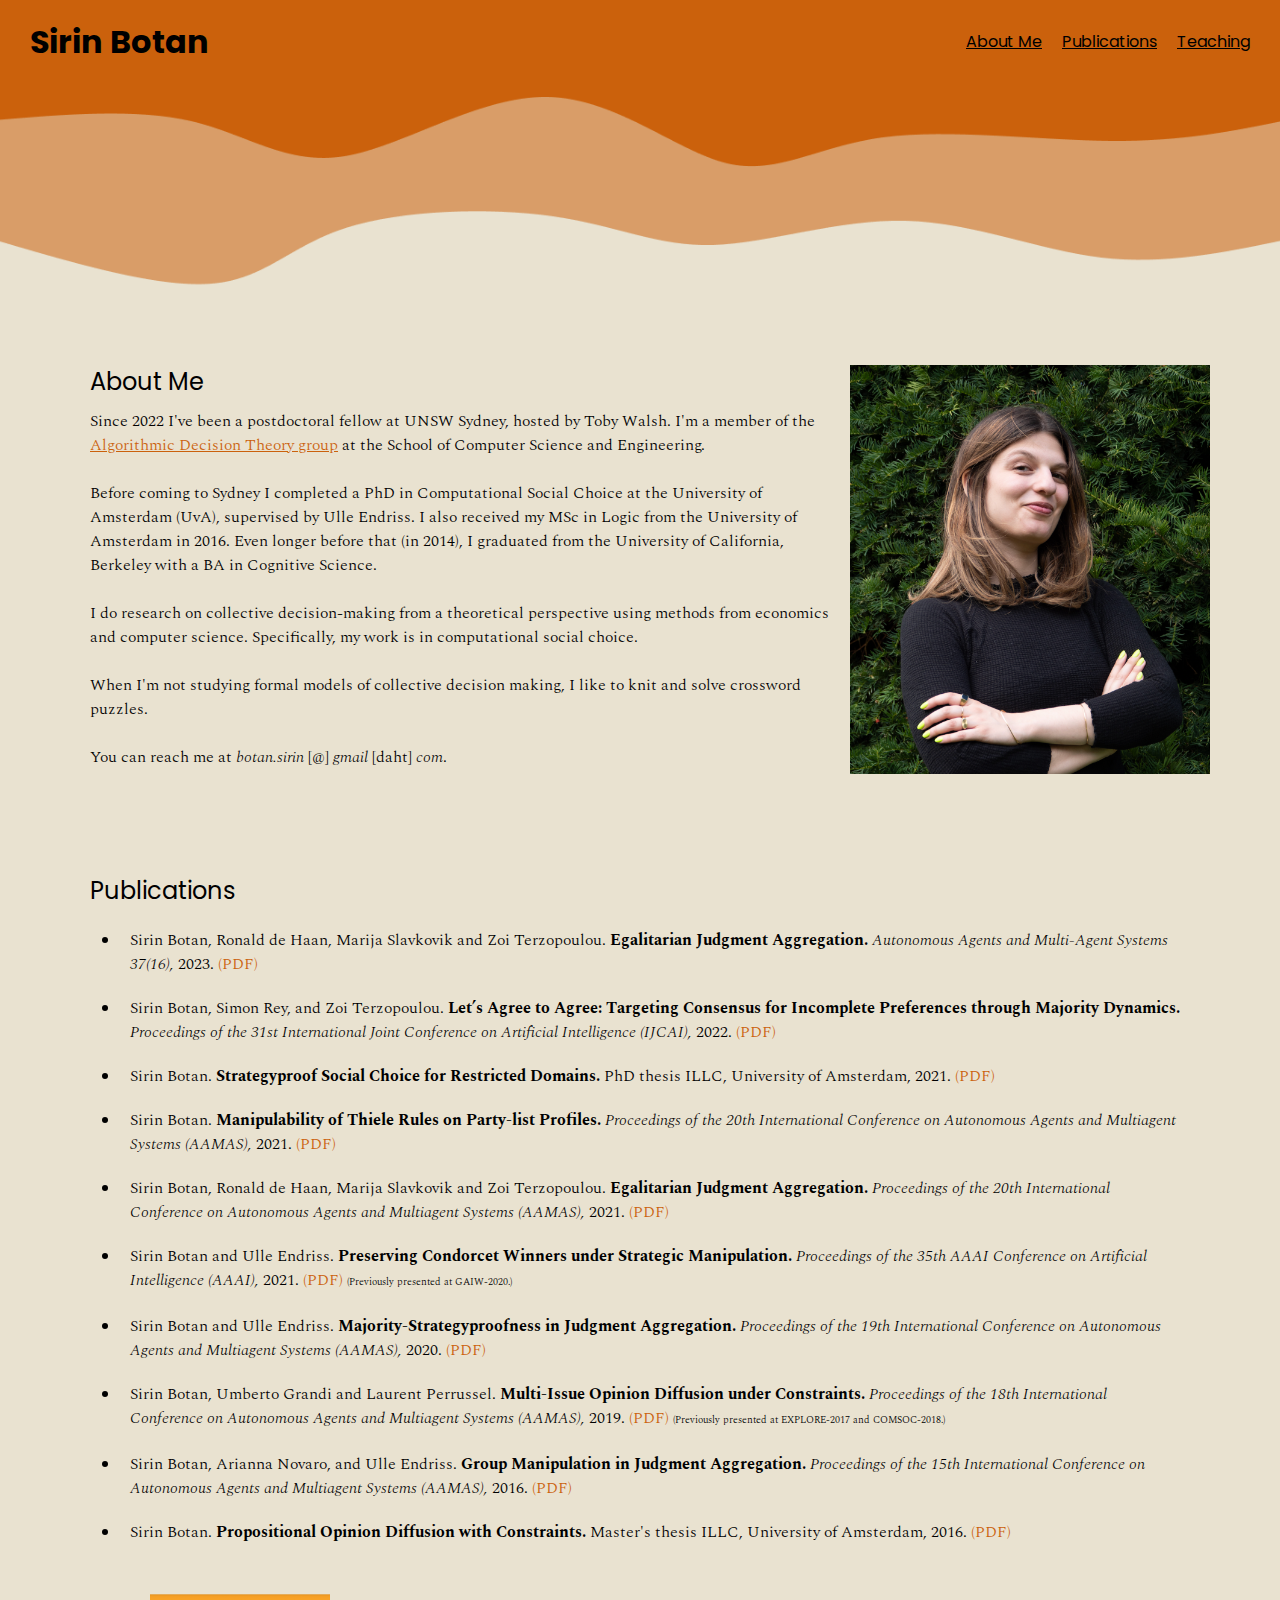
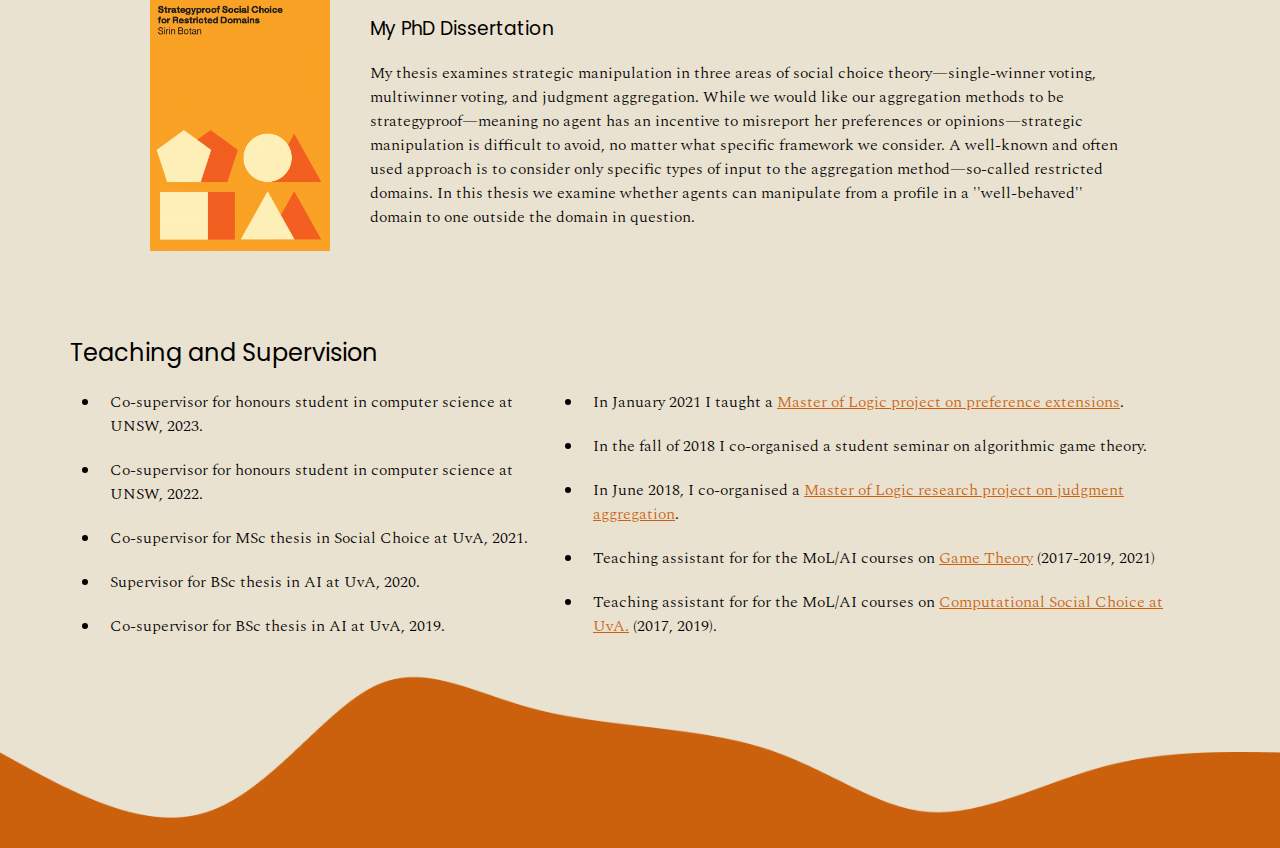
<file: index.html>
<!doctype html>
<html lang='en'> 
<head>
<meta meta name='viewport' content='width=device-width, initial-scale=1' charset='UTF-8'>
<!--stylesheets-->
<link rel='stylesheet' href='css/style.css'>
<link rel='stylesheet' href='css/responsive.css'>
<!--fonts-->
<link href="https://fonts.googleapis.com/css2?family=Monoton&family=Playfair:wght@300;400&family=Poppins:wght@400;600&family=Spectral:wght@300&display=swap" rel="stylesheet">
<!--scripts-->
<script src='scripts/hover.js'></script>
<script src="https://code.jquery.com/jquery-3.1.0.js"></script>
<title>Sirin Botan's Homepage</title>
</head>

<body>
	<header class='bg-image'>
		<h1> Sirin Botan</h1>
		<nav>
		<ul class='flex_container' id='flexmenu'>
			<li><a class='active menu' href="#aboutme">About Me</a></li>
			<li><a class='menu' href="#publications">Publications</a></li>
			<li><a class='menu' href="#teaching">Teaching</a></li>
		</ul>
		<div style="clear: both;"></div>
		</nav>
	</header>

	<div id='content'>
			<div class='flex_container section' id='aboutme'>
				<div class='subsection' id='aboutmetext'>
					<h2>About Me</h2>
						<p>
							Since 2022 I've been a postdoctoral fellow at UNSW Sydney, hosted by Toby Walsh. I'm a member of the <a href='https://www.cse.unsw.edu.au/~adt/' target='_blank'>Algorithmic Decision Theory group</a> at the School of Computer Science and Engineering.
						</p>
						<br>
						<p>
		            		Before coming to Sydney I completed a PhD in Computational Social Choice at the University of Amsterdam (UvA), supervised by Ulle Endriss. I also received my MSc in Logic from the University of Amsterdam in 2016. Even longer before that (in 2014), I graduated from the University of California, Berkeley with a BA in Cognitive Science. 
		            	</p>
		            	<br>
						<p>
						I do research on collective decision-making from a theoretical perspective using methods from economics and computer science. Specifically, my work is in computational social choice. 
						</p>
						<br>
		            	<p>
		            		When I'm not studying formal models of collective decision making, I like to knit and solve crossword puzzles.
		            	</p>
		            	<br>
		            	<p>
		            	You can reach me at <i>botan.sirin</i> [@] <i>gmail</i> [daht] <i>com</i>. 
		            	</p>
            	</div>
            	<div class='subsection'>
					<img id='myphoto' src='images/bigsirin.png' alt='On hover this photo switches from being a photo of a knit doll resembling me to a photo of me. We are both wearing black. The photos are both taken with the same background, some kind of conifer.' width='360px' onmouseover='onHover();' onmouseout='offHover();' >
				</div>
			</div>

			<div class='flex_container section' id='research'>
				<div class='subsection' id='publications'>
					<h2>Publications</h2>
					<ol class='publist'>
	                <li>
	                	<span class='pubauthors'>Sirin Botan, Ronald de Haan, Marija Slavkovik and Zoi Terzopoulou.</span>
	                	<span class='pubtitle'>Egalitarian Judgment Aggregation.</span>
	                	<span class='pubvenue'>Autonomous Agents and Multi-Agent Systems 37(16),</span>
	                	<span class='pubyear'>2023.</span>
	                	<span class='pubpdf'><a class='pdflink' href='publications/BotanEtAlJAAMAS2023.pdf' target='_blank'>(PDF)</a></span>
	                </li>
	                <li>
	                	<span class='pubauthors'>Sirin Botan, Simon Rey, and Zoi Terzopoulou.</span>
	                	<span class='pubtitle'>Let’s Agree to Agree: Targeting Consensus for Incomplete Preferences through Majority Dynamics. </span>
	                	<span class='pubvenue'>Proceedings of the 31st International Joint Conference on Artificial Intelligence (IJCAI),</span>
	                	<span class='pubyear'>2022.</span>
	                	<span class='pubpdf'><a class='pdflink' href='publications/BotalEtAlIJCAI2022.pdf' target='_blank'>(PDF)</a></span>
	                </li>
	                <li>
	                	<span class='pubauthors'>Sirin Botan.</span>
	                	<span class='pubtitle'>Strategyproof Social Choice for Restricted Domains.</span>
	                	<span>PhD thesis</span>
	                	<span>ILLC, University of Amsterdam,</span>
	                	<span class='pubyear'>2021.</span>
	                	<span class='pubpdf'><a class='pdflink' href='publications/BotanDissertation.pdf' target='_blank'>(PDF)</a></span>
	                </li>
	                <li>
	                	<span class='pubauthors'>Sirin Botan.</span>
	                	<span class='pubtitle'>Manipulability of Thiele Rules on Party-list Profiles.</span>
	                	<span class='pubvenue'>Proceedings of the 20th International Conference on Autonomous Agents and Multiagent Systems (AAMAS),</span>
	                	<span class='pubyear'>2021.</span>
	                	<span class='pubpdf'><a class='pdflink' href='publications/Botan2021.pdf' target='_blank'>(PDF)</a></span>
	                </li>
	                <li>
	                	<span class='pubauthors'>Sirin Botan, Ronald de Haan, Marija Slavkovik and Zoi Terzopoulou.</span>
	                	<span class='pubtitle'>Egalitarian Judgment Aggregation.</span>
	                	<span class='pubvenue'>Proceedings of the 20th International Conference on Autonomous Agents and Multiagent Systems (AAMAS),</span>
	                	<span class='pubyear'>2021.</span>
	                	<span class='pubpdf'><a class='pdflink' href='publications/BotanEtAl2021-EgalitarianJA.pdf' target='_blank'>(PDF)</a></span>
	                </li>
	                <li>
	                	<span class='pubauthors'>Sirin Botan and Ulle Endriss.</span>
	                	<span class='pubtitle'>Preserving Condorcet Winners under Strategic Manipulation.</span>
	                	<span class='pubvenue'>Proceedings of the 35th AAAI Conference on Artificial Intelligence (AAAI),</span>
	                	<span class='pubyear'>2021.</span>
	                	<span class='pubpdf'><a class='pdflink' href='publications/BotanEndriss2021.pdf' target='_blank'>(PDF)</a></span>
	                	<span class='pubnote'>(Previously presented at GAIW-2020.)</span>
	                	
	                </li>
	                <li>
	                	<span class='pubauthors'>Sirin Botan and Ulle Endriss.</span>
	                	<span class='pubtitle'>Majority-Strategyproofness in Judgment Aggregation.</span>
	                	<span class='pubvenue'>Proceedings of the 19th International Conference on Autonomous Agents and Multiagent Systems (AAMAS),</span>
	                	<span class='pubyear'>2020.</span>
	                	<span class='pubpdf'><a class='pdflink' href='publications/BotanEndriss2020.pdf' target='_blank'>(PDF)</a></span>
	                </li>
	                <li>
	                	<span class='pubauthors'>Sirin Botan, Umberto Grandi and Laurent Perrussel.</span>
	                	<span class='pubtitle'>Multi-Issue Opinion Diffusion under Constraints.</span>
	                	<span class='pubvenue'>Proceedings of the 18th International Conference on Autonomous Agents and Multiagent Systems (AAMAS),</span>
	                	<span class='pubyear'>2019.</span>
	                	<span class='pubpdf'><a class='pdflink' href='publications/BotanEtAl2019.pdf' target='_blank'>(PDF)</a></span>
	                	<span class='pubnote'>(Previously presented at EXPLORE-2017 and COMSOC-2018.)</span>
	                </li>
	                <li>
	                	<span class='pubauthors'>Sirin Botan, Arianna Novaro, and Ulle Endriss.</span>
	                	<span class='pubtitle'>Group Manipulation in Judgment Aggregation.</span>
	                	<span class='pubvenue'>Proceedings of the 15th International Conference on Autonomous Agents and Multiagent Systems (AAMAS),</span>
	                	<span class='pubyear'>2016.</span>
	                	<span class='pubpdf'><a class='pdflink' href='publications/BotanEtAl2016.pdf' target='_blank'>(PDF)</a></span>
	                </li>
	                <li>
	                	<span class='pubauthors'>Sirin Botan.</span>
	                	<span class='pubtitle'>Propositional Opinion Diffusion with Constraints.</span>
	                	<span> Master's thesis</span>
	                	<span> ILLC, University of Amsterdam,</span>
	                	<span class='pubyear'>2016.</span>
	                	<span class='pubpdf'><a class='pdflink' href='publications/Botan_MoLThesis.pdf' target='_blank'>(PDF)</a></span>
	                </li>
	           		</ol>
           		</div>

				<div class='flex_container subsection' id='dissertation'>
					<div class='subsubsection'>
					<img src='images/dissertation.png' alt='The cover of my dissertation.' width='180'>
					</div>
					<div class='subsubsection'>
						<h3>My PhD Dissertation</h3>
						<p>My thesis examines strategic manipulation in three areas of social choice theory—single-winner voting, multiwinner voting, and judgment aggregation. While we would like our aggregation methods to be strategyproof—meaning no agent has an incentive to misreport her preferences or opinions—strategic manipulation is difficult to avoid, no matter what specific framework we consider. A well-known and often used approach is to consider only specific types of input to the aggregation method—so-called restricted domains. In this thesis we examine whether agents can manipulate from a profile in a ''well-behaved'' domain to one outside the domain in question.
						</p> 
					</div>
				</div>
			</div>

			<div class='flex_container section' id='teaching'>
				<div class='subsection'>
					<h2 id='teachingheader'>Teaching and Supervision</h2>
				</div>
				<div class='flex_container subsection' id='teachinglist'>
					<div class='subsubsection'>
					<ul>
						<li> Co-supervisor for honours student in computer science at UNSW, 2023.</li>
						<li> Co-supervisor for honours student in computer science at UNSW, 2022.</li>
						<li> Co-supervisor for MSc thesis in Social Choice at UvA, 2021.</li>
						<li> Supervisor for BSc thesis in AI at UvA, 2020.</li>
						<li> Co-supervisor for BSc thesis in AI at UvA, 2019.</li>
					</ul>
					</div>
					<div class='subsubsection'>
					<ul>
						<li> In January 2021 I taught a <a href='jan2020-project/pe2021.html' target='_blank'>Master of Logic project on preference extensions</a>.</li>
						<li> In the fall of 2018 I co-organised a student seminar on algorithmic game theory.</li>
						<li> In June 2018, I co-organised a <a href='june2018-japroject/ja2018.html' target='_blank'>Master of Logic research project on judgment aggregation</a>.</li>
						<li> Teaching assistant for for the MoL/AI courses on <a href='https://staff.fnwi.uva.nl/u.endriss/teaching/game-theory/'>Game Theory</a> (2017-2019, 2021)</li>
						<li> Teaching assistant for for the MoL/AI courses on <a href='https://staff.fnwi.uva.nl/u.endriss/teaching/comsoc/'>Computational Social Choice at UvA.</a> (2017, 2019).</li>
					</ul>
					</div>
				</div>
			</div>
	</div>

	<footer>
	</footer>

</body>



</html>
</file>
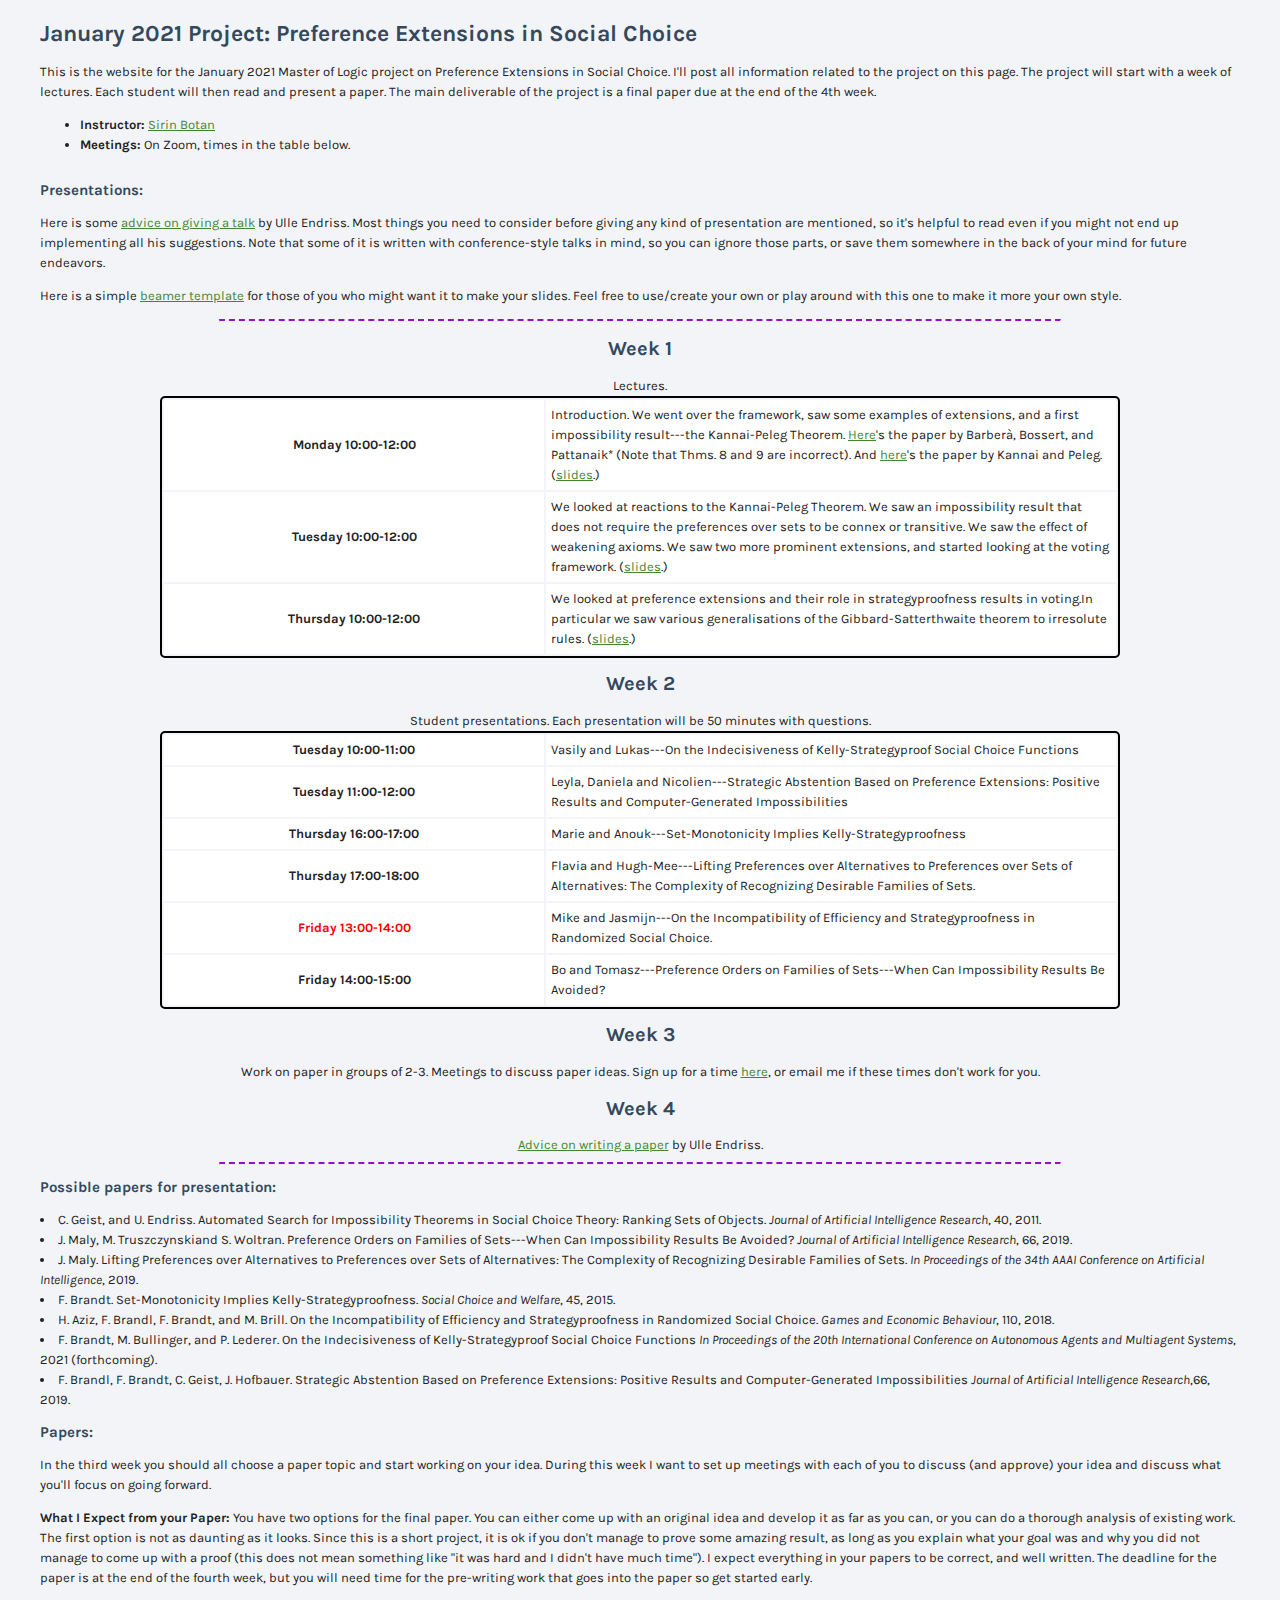
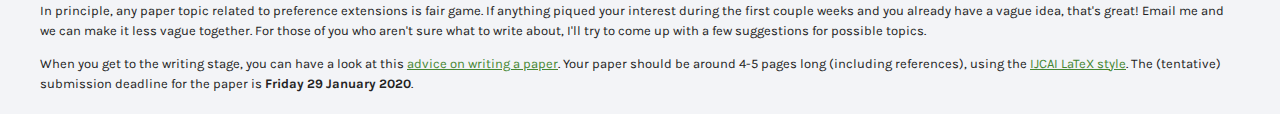
<file: jan2020-project/pe2021.html>
<HTML> 
  <HEAD>
    <title>Preference Extensions January 2020</title> </HEAD>
  <link rel="stylesheet" href="coursestylepe.css" type="text/css">
  <link href="https://fonts.googleapis.com/css?family=Roboto|Merriweather+Sans|Merriweather|Karla|Nanum+Gothic" rel="stylesheet">
<body>

<h1> January 2021 Project: Preference Extensions in Social Choice </h1>

<p> This is the website for the January 2021 Master of Logic project on Preference Extensions in Social Choice. I'll post all information related to the project on this page. The project will start with a week of lectures. Each student will then read and present a paper. The main deliverable of the project is a final paper due at the end of the 4th week. 
  <br>
</p>


<ul>
 <li> <b>Instructor:</b> <a href="https://staff.science.uva.nl/s.botan">Sirin Botan</a></li>
  <li><b>Meetings:</b> On Zoom, times in the table below. </li>

  </ul>

<center>
<table class="styled2" width = "64%" border="2" cellspacing="2" cellpadding="5" bgcolor="8f14be">
  <!-- <tr bgcolor="#FFFFFF"><td><p> <b>Note:</b> Paper list coming Tuesda</p> </td></tr>
    -->
  
</table>
</center>



  <h3> Presentations: </h3>

<p>Here is some <a href="https://staff.science.uva.nl/u.endriss/how-to/give-a-talk/">advice on giving a talk</a> by Ulle Endriss. Most things you need to consider before giving any kind of presentation are mentioned, so it's helpful to read even if you might not end up implementing all his suggestions. Note that some of it is written with conference-style talks in mind, so you can ignore those parts, or save them somewhere in the back of your mind for future endeavors. </p>

<p> Here is a simple <a href="https://www.overleaf.com/latex/templates/beamer-presentation/zxrfltwmbcrt#.WxkMjlOFNAY">beamer template</a> for those of you who might want it to make your slides. Feel free to use/create your own or play around with this one to make it more your own style.</p>


<hr>
<center>
<h2>Week 1</h2>
Lectures. 
<br>
<table class="styled" width = "80%" border="0" cellspacing="2" cellpadding="5" bg>
  <tr bgcolor="#FFFFFF"><th>Monday 10:00-12:00</th><td width="60%">Introduction. We went over the framework, saw some examples of extensions, and a first impossibility result---the Kannai-Peleg Theorem.  <a href="rankingsetsofobjects.pdf">Here</a>'s the paper by Barber&agrave;, Bossert, and Pattanaik* (Note that Thms. 8 and 9 are incorrect). And <a href="kannaipeleg.pdf"> here</a>'s the paper by Kannai and Peleg. (<a href="lecture12020.pdf">slides</a>.)  </td></tr>

  <tr bgcolor="#FFFFFF"><th>Tuesday 10:00-12:00</th><td width="60%"> We looked at reactions to the Kannai-Peleg Theorem. We saw an impossibility result that does not require the preferences over sets to be connex or transitive. We saw the effect of weakening axioms. We saw two more prominent extensions, and started looking at the voting framework. (<a href="lecture22021.pdf">slides</a>.)</td></tr>

<tr bgcolor="#FFFFFF"><th>Thursday 10:00-12:00</th><td width="60%">We looked at preference extensions and their role in strategyproofness results in voting.In particular we saw various generalisations of the Gibbard-Satterthwaite theorem to irresolute rules.  (<a href="lecture32021.pdf">slides</a>.)</td></tr>


</table>

</center>
<center>
<h2>Week 2</h2>
Student presentations. Each presentation will be 50 minutes with questions. 

<br>
<table class="styled" width = "80%" border="0" cellspacing="2" cellpadding="5" bg>
  <tr bgcolor="#FFFFFF"><th>Tuesday 10:00-11:00</th><td width="60%"> Vasily and Lukas---On the Indecisiveness of Kelly-Strategyproof Social Choice Functions</td></tr>

<tr bgcolor="#FFFFFF"><th>Tuesday 11:00-12:00</th><td width="60%">Leyla, Daniela and Nicolien---Strategic Abstention Based on Preference Extensions: Positive Results and Computer-Generated Impossibilities</td></tr>

  <tr bgcolor="#FFFFFF"><th>Thursday 16:00-17:00</th><td width="60%"> Marie and Anouk---Set-Monotonicity Implies Kelly-Strategyproofness </td></tr>

  <tr bgcolor="#FFFFFF"><th>Thursday 17:00-18:00</th><td width="60%">Flavia and Hugh-Mee---Lifting Preferences over Alternatives to Preferences over Sets of Alternatives: The Complexity of Recognizing Desirable Families of Sets.</td></tr>

  <tr bgcolor="#FFFFFF"><th><b><font color="red">Friday 13:00-14:00</font></b></th><td width="60%">Mike and Jasmijn---On the Incompatibility of Efficiency and Strategyproofness in Randomized Social Choice. </td></tr>
  
<tr bgcolor="#FFFFFF"><th>Friday 14:00-15:00</th><td width="60%"> Bo and Tomasz---Preference Orders on Families of Sets---When Can Impossibility Results Be Avoided?  </td></tr>


</table>
</center>
<center>
<h2>Week 3</h2>
Work on paper in groups of 2-3. Meetings to discuss paper ideas. Sign up for a time <a href="https://docs.google.com/spreadsheets/d/1q8SkvXKdjiD_4l2YXfJZHanI4-KJphBXnH38LYGKUxc/edit?usp=sharing">here</a>, or email me if these times don't work for you. 

</center>
<center>
<h2>Week 4</h2>
<a href="https://staff.science.uva.nl/u.endriss/how-to/write-a-paper/">Advice on writing a paper</a> by Ulle Endriss. 
</center>
<hr>



<h3>Possible papers for presentation:</h3>

<li> C. Geist, and U. Endriss. Automated Search for Impossibility Theorems in Social Choice Theory: Ranking Sets of Objects. <i>Journal of Artificial Intelligence Research</i>, 40, 2011. </li>

<li> J. Maly, M. Truszczynskiand S. Woltran. Preference Orders on Families of Sets---When Can Impossibility Results Be Avoided? <i>Journal of Artificial Intelligence Research</i>, 66, 2019. </li>

<li> J. Maly. Lifting Preferences over Alternatives to Preferences over Sets of Alternatives: The Complexity of Recognizing Desirable Families of Sets. <i>In Proceedings of the 34th AAAI Conference on Artificial Intelligence</i>, 2019. </li>


<li> F. Brandt. Set-Monotonicity Implies Kelly-Strategyproofness. <i>Social Choice and Welfare</i>, 45, 2015. </li>

<li> H. Aziz, F. Brandl, F. Brandt, and M. Brill. On the Incompatibility of Efficiency and Strategyproofness in Randomized Social Choice. <i>Games and Economic Behaviour</i>, 110, 2018. </li>


<li> F. Brandt, M. Bullinger, and P. Lederer. On the Indecisiveness of Kelly-Strategyproof Social Choice Functions <i> In Proceedings of the 20th International Conference on Autonomous Agents and Multiagent Systems</i>, 2021 (forthcoming). </li>

<li> F. Brandl, F. Brandt, C. Geist, J. Hofbauer. Strategic Abstention Based on Preference Extensions: Positive Results and Computer-Generated Impossibilities <i>Journal of Artificial Intelligence Research</i>,66, 2019. </li>

  <h3> Papers: </h3>

<p> In the third week you should all choose a paper topic and start working on your idea. During this week I want to set up meetings with each of you to discuss (and approve) your idea and discuss what you'll focus on going forward. 

  <p><b>What I Expect from your Paper:</b> You have two options for the final paper.  You can either come up with an original idea and develop it as far as you can, or you can do a thorough analysis of existing work. The first option is not as daunting as it looks. Since this is a short project, it is ok if you don't manage to prove some amazing result, as long as you explain what your goal was and why you did not manage to come up with a proof (this does not mean something like "it was hard and I didn't have much time"). I expect everything in your papers to be correct, and well written. The deadline for the paper is at the end of the fourth week, but you will need time for the pre-writing work that goes into the paper so get started early.</p>

<p>In principle, any paper topic related to preference extensions is fair game. If anything piqued your interest during the first couple weeks and you already have a vague idea, that's great! Email me and we can make it less vague together. For those of you who aren't sure what to write about, I'll try to come up with a few suggestions for possible topics. </p>

<p>When you get to the writing stage, you can have a look at this <a href="https://staff.science.uva.nl/u.endriss/how-to/write-a-paper/">advice on writing a paper</a>. Your paper should be around 4-5 pages long (including references), using the <a href="https://www.ijcai.org/authors_kit">IJCAI LaTeX style</a>. The (tentative) submission deadline for the paper is <b>Friday 29 January 2020</b>.</p>

  </ul>
  </ul>
</body>
</html>
</file>
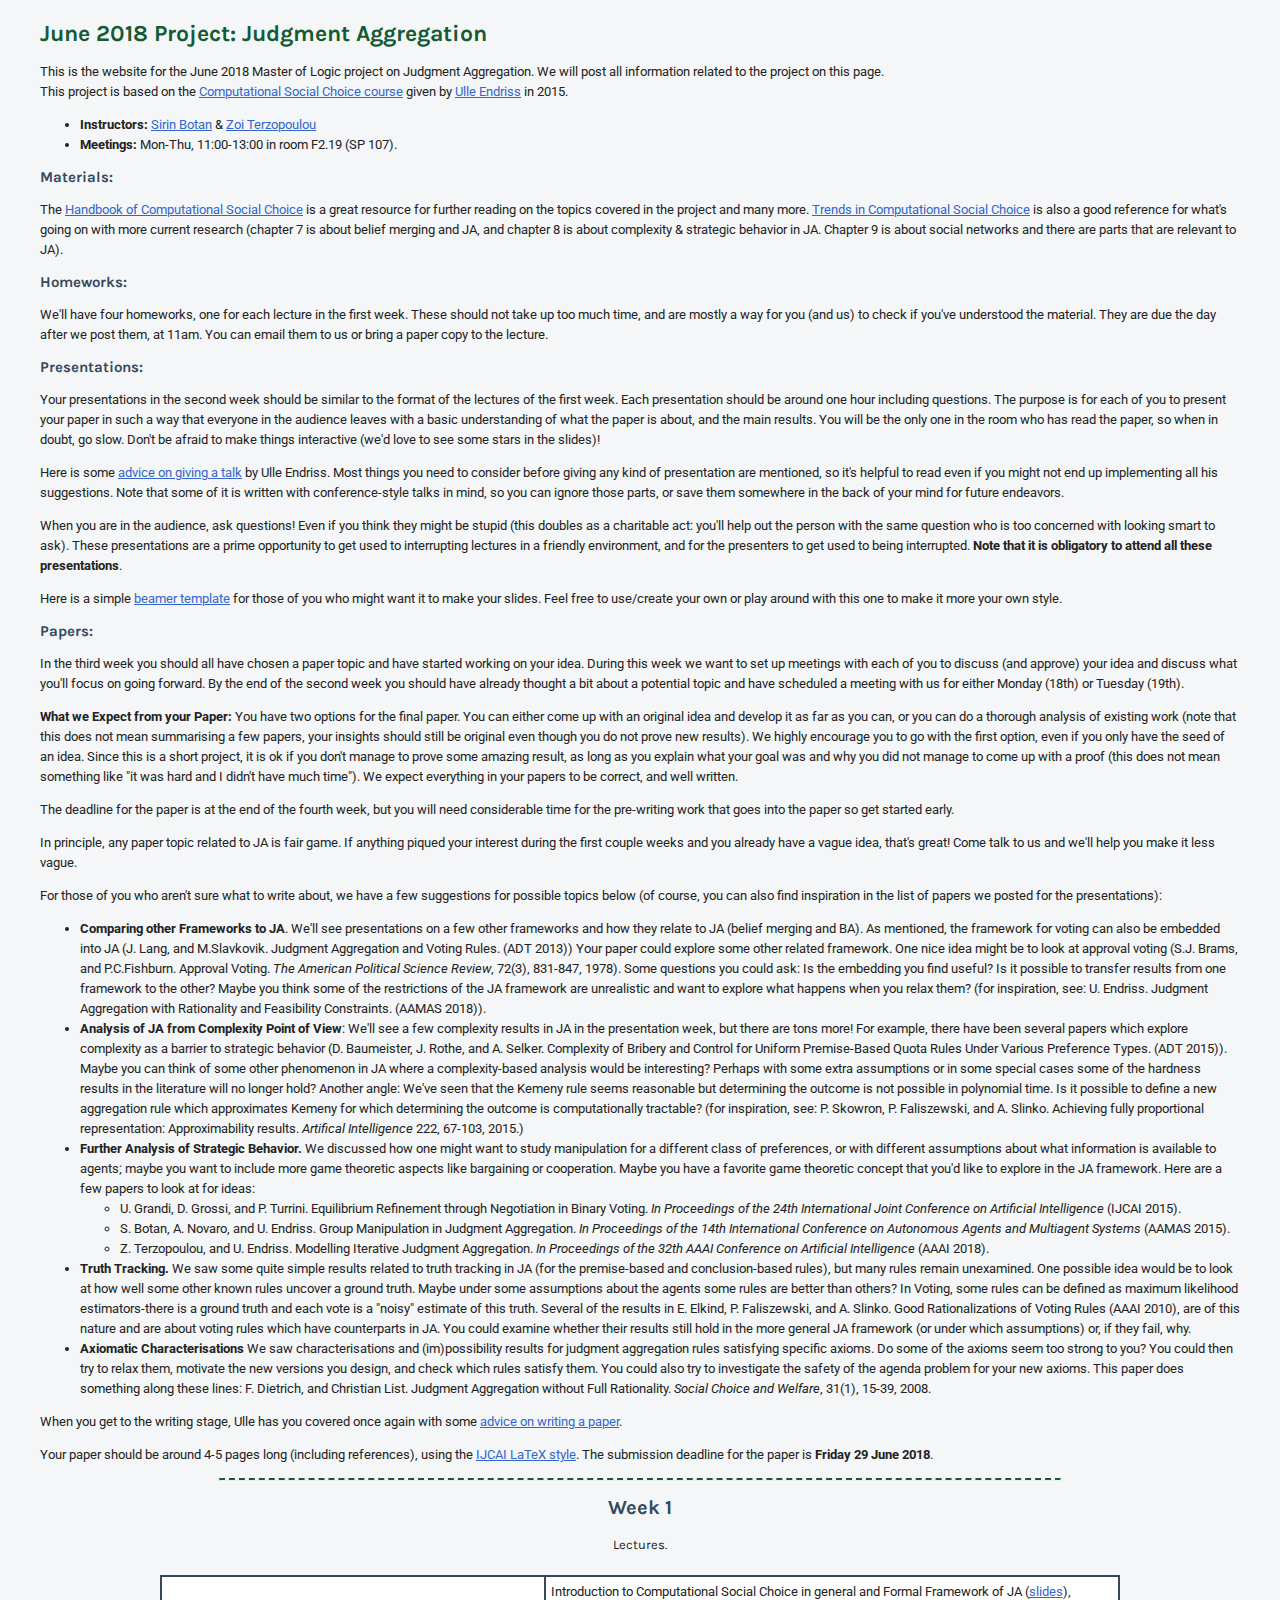
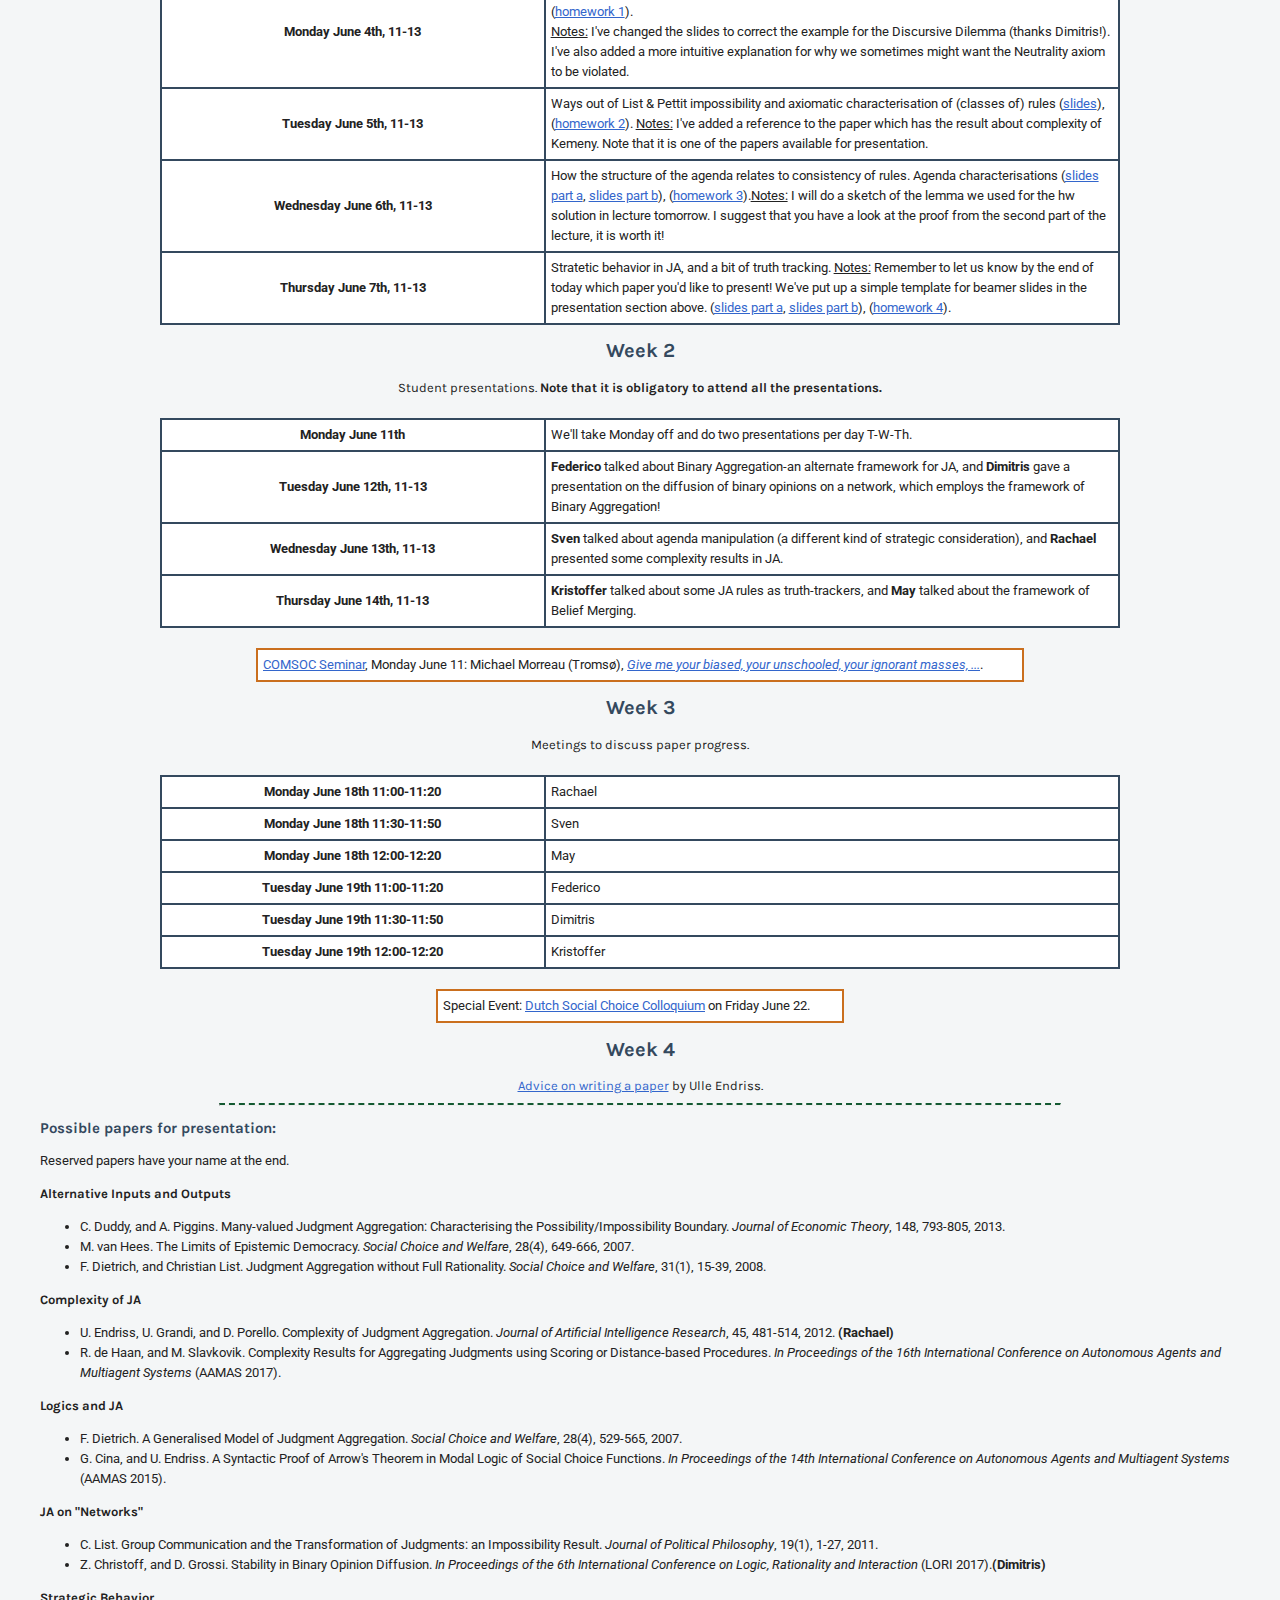
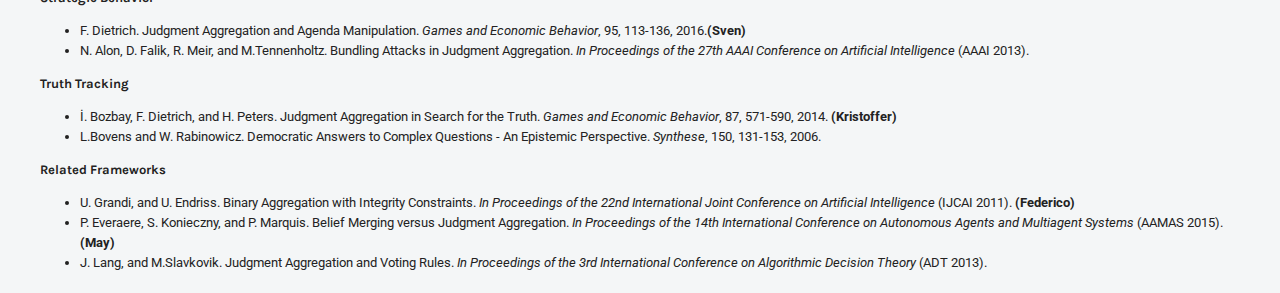
<file: june2018-japroject/ja2018.html>
<HTML> 
  <HEAD>
    <title>Judgment Aggregation 2018</title> </HEAD>
  <link rel="stylesheet" href="coursestyle.css" type="text/css">
  <link href="https://fonts.googleapis.com/css?family=Roboto|Merriweather+Sans|Merriweather|Karla|Nanum+Gothic" rel="stylesheet">
<body>

<h1> June 2018 Project: Judgment Aggregation </h1>

<p> This is the website for the June 2018 Master of Logic project on Judgment Aggregation. We will post all information related to the project on this page.
  <br>
 This project is based on the <a href="https://staff.science.uva.nl/u.endriss/teaching/comsoc/2015/">Computational Social Choice course</a> given by <a href="https://staff.science.uva.nl/u.endriss/">Ulle Endriss</a> in 2015. 
</p>

<ul>
 <li> <b>Instructors:</b> <a href="https://staff.science.uva.nl/s.botan">Sirin Botan</a> & <a href="https://sites.google.com/site/zoiterzopoulou/">Zoi Terzopoulou</a></li>
  <li><b>Meetings:</b> Mon-Thu, 11:00-13:00 in room F2.19 (SP 107).</li>
  </ul>

<h3>Materials:</h3>
<p> The <a href="http://www.cambridge.org/files/5015/1077/0783/9781107060432AR_final3.pdf">Handbook of Computational Social Choice</a> is a great resource for further reading on the topics covered in the project and many more. <a href="http://research.illc.uva.nl/COST-IC1205/BookDocs/TrendsCOMSOC.pdf">Trends in Computational Social Choice</a> is also a good reference for what's going on with more current research (chapter 7 is about belief merging and JA, and chapter 8 is about complexity & strategic behavior in JA. Chapter 9 is about social networks and there are parts that are relevant to JA). 

<h3>Homeworks:</h3>
<p> We'll have four homeworks, one for each lecture in the first week. These should not take up too much time, and are mostly a way for you (and us) to check if you've understood the material. They are due the day after we post them, at 11am. You can email them to us or bring a paper copy to the lecture.

  <h3> Presentations: </h3>

<p>Your presentations in the second week should be similar to the format of the lectures of the first week. Each presentation should be around one hour including questions. The purpose is for each of you to present your paper in such a way that everyone in the audience leaves with a basic understanding of what the paper is about, and the main results. You will be the only one in the room who has read the paper, so when in doubt, go slow. Don't be afraid to make things interactive (we'd love to see some stars in the slides)!</p>

<p>Here is some <a href="https://staff.science.uva.nl/u.endriss/how-to/give-a-talk/">advice on giving a talk</a> by Ulle Endriss. Most things you need to consider before giving any kind of presentation are mentioned, so it's helpful to read even if you might not end up implementing all his suggestions. Note that some of it is written with conference-style talks in mind, so you can ignore those parts, or save them somewhere in the back of your mind for future endeavors. </p>

<p>When you are in the audience, ask questions! Even if you think they might be stupid (this doubles as a charitable act: you'll help out the person with the same question who is too concerned with looking smart to ask). These presentations are a prime opportunity to get used to interrupting lectures in a friendly environment, and for the presenters to get used to being interrupted.<b> Note that it is obligatory to attend all these presentations</b>.</p>

<p> Here is a simple <a href="https://www.overleaf.com/latex/templates/beamer-presentation/zxrfltwmbcrt#.WxkMjlOFNAY">beamer template</a> for those of you who might want it to make your slides. Feel free to use/create your own or play around with this one to make it more your own style.</p>

  <h3> Papers: </h3>

<p> In the third week you should all have chosen a paper topic and have started working on your idea. During this week we want to set up meetings with each of you to discuss (and approve) your idea and discuss what you'll focus on going forward. By the end of the second week you should have already thought a bit about a potential topic and have scheduled a meeting with us for either Monday (18th) or Tuesday (19th). 

  <p><b>What we Expect from your Paper:</b> You have two options for the final paper. You can either come up with an original idea and develop it as far as you can, or you can do a thorough analysis of existing work (note that this does not mean summarising a few papers, your insights should still be original even though you do not prove new results). We highly encourage you to go with the first option, even if you only have the seed of an idea. Since this is a short project, it is ok if you don't manage to prove some amazing result, as long as you explain what your goal was and why you did not manage to come up with a proof (this does not mean something like "it was hard and I didn't have much time"). We expect everything in your papers to be correct, and well written.</p>

  
  <p>The deadline for the paper is at the end of the fourth week, but you will need considerable time for the pre-writing work that goes into the paper so get started early.</p>

<p>In principle, any paper topic related to JA is fair game. If anything piqued your interest during the first couple weeks and you already have a vague idea, that's great! Come talk to us and we'll help you make it less vague.</p>

<p>For those of you who aren't sure what to write about, we have a few suggestions for possible topics below (of course, you can also find inspiration in the list of papers we posted for the presentations):</p>

<ul>
  <li> <b>Comparing other Frameworks to JA</b>. We'll see presentations on a few other frameworks and how they relate to JA (belief merging and BA). As mentioned, the framework for voting can also be embedded into JA (J. Lang, and M.Slavkovik. Judgment Aggregation and Voting Rules. (ADT 2013)) Your paper could explore some other related framework. One nice idea might be to look at approval voting (S.J. Brams, and P.C.Fishburn. Approval Voting. <i>The American Political Science Review</i>, 72(3), 831-847, 1978). Some questions you could ask: Is the embedding you find useful? Is it possible to transfer results from one framework to the other? Maybe you think some of the restrictions of the JA framework are unrealistic and want to explore what happens when you relax them? (for inspiration, see: U. Endriss. Judgment Aggregation with Rationality and Feasibility Constraints. (AAMAS 2018)). </li>
<li> <b>Analysis of JA from Complexity Point of View</b>: We'll see a few complexity results in JA in the presentation week, but there are tons more! For example, there have been several papers which explore complexity as a barrier to strategic behavior (D. Baumeister, J. Rothe, and A. Selker. Complexity of Bribery and Control for Uniform Premise-Based Quota Rules Under Various Preference Types. (ADT 2015)). Maybe you can think of some other phenomenon in JA where a complexity-based analysis would be interesting? Perhaps with some extra assumptions or in some special cases some of the hardness results in the literature will no longer hold? Another angle: We've seen that the Kemeny rule seems reasonable but determining the outcome is not possible in polynomial time. Is it possible to define a new aggregation rule which approximates Kemeny for which determining the outcome is computationally tractable? (for inspiration, see: P. Skowron, P. Faliszewski, and A. Slinko. Achieving fully proportional representation: Approximability results. <i>Artifical Intelligence</i> 222, 67-103, 2015.) </li>
<li> <b>Further Analysis of Strategic Behavior.</b> We discussed how one might want to study manipulation for a different class of preferences, or with different assumptions about what information is available to agents; maybe you want to include more game theoretic aspects like bargaining or cooperation. Maybe you have a favorite game theoretic concept that you'd like to explore in the JA framework. Here are a few papers to look at for ideas:
  <ul>
    <li> U. Grandi, D. Grossi, and P. Turrini. Equilibrium Refinement through Negotiation in Binary Voting. <i> In Proceedings of the 24th International Joint Conference on Artificial Intelligence</i> (IJCAI 2015).</li>
    <li> S. Botan, A. Novaro, and U. Endriss. Group Manipulation in Judgment Aggregation. <i> In Proceedings of the 14th International Conference on Autonomous Agents and Multiagent Systems</i> (AAMAS 2015).</li>
    <li> Z. Terzopoulou, and U. Endriss. Modelling Iterative Judgment Aggregation. <i>In Proceedings of the 32th AAAI Conference on Artificial Intelligence</i> (AAAI 2018).</li>
  </ul>
</li>
  <li> <b>Truth Tracking.</b> We saw some quite simple results related to truth tracking in JA (for the premise-based and conclusion-based rules), but many rules remain unexamined. One possible idea would be to look at how well some other known rules uncover a ground truth. Maybe under some assumptions about the agents some rules are better than others? In Voting, some rules can be defined as maximum likelihood estimators-there is a ground truth and each vote is a "noisy" estimate of this truth. Several of the results in E. Elkind, P. Faliszewski, and A. Slinko. Good Rationalizations of Voting Rules (AAAI 2010), are of this nature and are about voting rules which have counterparts in JA. You could examine whether their results still hold in the more general JA framework (or under which assumptions) or, if they fail, why. </li>

<li> <b>Axiomatic Characterisations</b> We saw characterisations and (im)possibility results for judgment aggregation rules satisfying specific axioms. Do some of the axioms seem too strong to you? You could then try to relax them, motivate the new versions you design, and check which rules satisfy them. You could also try to investigate the safety of the agenda problem for your new axioms. This paper does something along these lines: F. Dietrich, and Christian List. Judgment Aggregation without Full Rationality. <i>Social Choice and Welfare</i>, 31(1), 15-39, 2008.</li>
  </ul>

<p>When you get to the writing stage, Ulle has you covered once again with some <a href="https://staff.science.uva.nl/u.endriss/how-to/write-a-paper/">advice on writing a paper</a>.</p>

<p> Your paper should be around 4-5 pages long (including references), using the <a href="http://www.ijcai.org/sites/default/files/FormattingGuidelines2018.zip">IJCAI LaTeX style</a>. The submission deadline for the paper is <b>Friday 29 June 2018</b>.</p>

<hr>
<center>
<h2>Week 1</h2>
Lectures. <br>
<br>
<table width = "80%" border="0" cellspacing="2" cellpadding="5" bgcolor="34495E">
  <tr bgcolor="#FFFFFF"><th>Monday June 4th, 11-13</th><td width="60%">Introduction to Computational Social Choice in general and Formal Framework of JA (<a href="lecture1.pdf">slides</a>), (<a href="hw1.pdf">homework 1</a>). <br> <u>Notes:</u> I've changed the slides to correct the example for the Discursive Dilemma (thanks Dimitris!). I've also added a more intuitive explanation for why we sometimes might want the Neutrality axiom to be violated.</td></tr>
  <tr bgcolor="#FFFFFF"><th>Tuesday June 5th, 11-13</th><td width="60%">Ways out of List & Pettit impossibility and axiomatic characterisation of (classes of) rules (<a href="lecture2.pdf">slides</a>), (<a href="hw2.pdf">homework 2</a>). <u>Notes:</u> I've added a reference to the paper which has the result about complexity of Kemeny. Note that it is one of the papers available for presentation. </td></tr>
  <tr bgcolor="#FFFFFF"><th>Wednesday June 6th, 11-13</th><td width="60%">How the structure of the agenda relates to consistency of rules. Agenda characterisations (<a href="lecture3a.pdf">slides part a</a>, <a href="lecture3b.pdf">slides part b</a>), (<a href="hw3.pdf">homework 3</a>).<u>Notes:</u> I will do a sketch of the lemma we used for the hw solution in lecture tomorrow. I suggest that you have a look at the proof from the second part of the lecture, it is worth it! </td></tr>
  <tr bgcolor="#FFFFFF"><th>Thursday June 7th, 11-13</th><td width="60%">Stratetic behavior in JA, and a bit of truth tracking. <u>Notes:</u> Remember to let us know by the end of today which paper you'd like to present! We've put up a simple template for beamer slides in the presentation section above. (<a href="lecture4a.pdf">slides part a</a>, <a href="lecture4b.pdf">slides part b</a>), (<a href="hw4.pdf">homework 4</a>).</td></tr>
  
</table>

</center>
<center>
<h2>Week 2</h2>
Student presentations. <b>Note that it is obligatory to attend all the presentations.</b><br>


<br>
<table width = "80%" border="0" cellspacing="2" cellpadding="5" bgcolor="34495E">
  <tr bgcolor="#FFFFFF"><th>Monday June 11th</th><td width="60%">We'll take Monday off and do two presentations per day T-W-Th.</td></tr>
  <tr bgcolor="#FFFFFF"><th>Tuesday June 12th, 11-13</th><td width="60%"><b>Federico</b> talked about Binary Aggregation-an alternate framework for JA, and <b>Dimitris</b> gave a presentation on the diffusion of binary opinions on a network, which employs the framework of Binary Aggregation!</td></tr>
  <tr bgcolor="#FFFFFF"><th>Wednesday June 13th, 11-13</th><td width="60%"><b>Sven</b> talked about agenda manipulation (a different kind of strategic consideration), and <b>Rachael</b> presented some complexity results in JA.</td></tr>
  <tr bgcolor="#FFFFFF"><th>Thursday June 14th, 11-13</th><td width="60%"><b>Kristoffer</b> talked about some JA rules as truth-trackers, and <b>May</b> talked about the framework of Belief Merging. </td></tr>
  
</table>
<br>

<table width = "64%" border="0" cellspacing="2" cellpadding="5" bgcolor="CA6F1E">
  <tr bgcolor="#FFFFFF"><td><p> <a href="https://staff.science.uva.nl/u.endriss/seminar/">COMSOC Seminar</a>, Monday June 11: Michael Morreau (Tromsø), <i> <a href="http://www.illc.uva.nl/NewsandEvents/Events/Upcoming-Events/newsitem/9964/">Give me your biased, your unschooled, your ignorant masses, ...</a></i>.</p> </td></tr>
</table>

</center>
<center>
<h2>Week 3</h2>
Meetings to discuss paper progress.
<br>
<br>
<table width = "80%" border="0" cellspacing="2" cellpadding="5" bgcolor="34495E">
  <tr bgcolor="#FFFFFF"><th>Monday June 18th 11:00-11:20</th><td width="60%">Rachael</td></tr>
  <tr bgcolor="#FFFFFF"><th>Monday June 18th 11:30-11:50</th><td width="60%">Sven<b></td></tr>
  <tr bgcolor="#FFFFFF"><th>Monday June 18th 12:00-12:20</th><td width="60%">May</td></tr>
  <tr bgcolor="#FFFFFF"><th>Tuesday June 19th 11:00-11:20</th><td width="60%">Federico</td></tr>
  <tr bgcolor="#FFFFFF"><th>Tuesday June 19th 11:30-11:50</th><td width="60%">Dimitris<b></td></tr>
  <tr bgcolor="#FFFFFF"><th>Tuesday June 19th 12:00-12:20</th><td width="60%">Kristoffer</td></tr>
    
</table>
<br>

<table width = "34%" border="0" cellspacing="2" cellpadding="5" bgcolor="CA6F1E">
  <tr bgcolor="#FFFFFF"><td><p> Special Event: <a href="http://events.illc.uva.nl/DSCC/meetings.php">Dutch Social Choice Colloquium</a> on Friday June 22.</p> </td></tr>
  </table>
</center>
<center>
<h2>Week 4</h2>
<a href="https://staff.science.uva.nl/u.endriss/how-to/write-a-paper/">Advice on writing a paper</a> by Ulle Endriss. 
</center>
<hr>

<h3>Possible papers for presentation:</h3>
<p>Reserved papers have your name at the end.</p>

<b> Alternative Inputs and Outputs </b>
<ul>
  <li> C. Duddy, and A. Piggins. Many-valued Judgment Aggregation: Characterising the Possibility/Impossibility Boundary. <i>Journal of Economic Theory</i>, 148, 793-805, 2013. </li>
  <li> M. van Hees. The Limits of Epistemic Democracy. <i>Social Choice and Welfare</i>, 28(4), 649-666, 2007. </li>
  <li> F. Dietrich, and Christian List. Judgment Aggregation without Full Rationality. <i>Social Choice and Welfare</i>, 31(1), 15-39, 2008. </li>
</ul>

<b> Complexity of JA </b>
<ul>
  <li> U. Endriss, U. Grandi, and D. Porello. Complexity of Judgment Aggregation. <i>Journal of Artificial Intelligence Research</i>, 45, 481-514, 2012. <b>(Rachael)</b> </li>
  <li> R. de Haan, and M. Slavkovik. Complexity Results for Aggregating Judgments using Scoring or Distance-based Procedures. <i>In Proceedings of the 16th International Conference on Autonomous Agents and Multiagent Systems</i> (AAMAS 2017).</li>
  </ul>
  <b> Logics and JA </b>
<ul>
  <li> F. Dietrich. A Generalised Model of Judgment Aggregation. <i>Social Choice and Welfare</i>, 28(4), 529-565, 2007. </li>
  <li> G. Cina, and U. Endriss.  A Syntactic Proof of Arrow's Theorem in Modal Logic of Social Choice Functions. <i>In Proceedings of the 14th International Conference on Autonomous Agents and Multiagent Systems</i> (AAMAS 2015). </li>
  </ul>
  <b> JA on "Networks" </b>
<ul>
  <li> C. List. Group Communication and the Transformation of Judgments: an Impossibility Result. <i>Journal of Political Philosophy</i>, 19(1), 1-27, 2011. </li>
  <li> Z. Christoff, and D. Grossi. Stability in Binary Opinion Diffusion. <i>In Proceedings of the 6th International Conference on Logic, Rationality and Interaction</i> (LORI 2017).<b>(Dimitris)</b> </li>
  </ul>
  <b> Strategic Behavior </b>
<ul>
  <li> F. Dietrich. Judgment Aggregation and Agenda Manipulation. <i>Games and Economic Behavior</i>, 95, 113-136, 2016.<b>(Sven)</b> </li>
  <li> N. Alon, D. Falik, R. Meir, and M.Tennenholtz. Bundling Attacks in Judgment Aggregation. <i>In Proceedings of the 27th AAAI Conference on Artificial Intelligence</i> (AAAI 2013). </li>
  </ul>
  <b> Truth Tracking </b>
<ul>
  <li> &#304. Bozbay, F. Dietrich, and H. Peters. Judgment Aggregation in Search for the Truth. <i>Games and Economic Behavior</i>, 87, 571-590, 2014. <b>(Kristoffer)</b></li>
    <li> L.Bovens and W. Rabinowicz. Democratic Answers to Complex Questions - An Epistemic Perspective. <i>Synthese</i>, 150, 131-153, 2006.</li>
  </ul>
  <b> Related Frameworks </b>
  <ul>
  <li> U. Grandi, and U. Endriss. Binary Aggregation with Integrity Constraints. <i>In Proceedings of the 22nd International Joint Conference on Artificial Intelligence</i> (IJCAI 2011). <b>(Federico)</b> </li>
  <li> P. Everaere, S. Konieczny, and P. Marquis. Belief Merging versus Judgment Aggregation. <i>In Proceedings of the 14th International Conference on Autonomous Agents and Multiagent Systems</i> (AAMAS 2015). <b>(May)</b> </li>
  <li> J. Lang, and M.Slavkovik. Judgment Aggregation and Voting Rules. <i>In Proceedings of the 3rd International Conference on Algorithmic Decision Theory</i> (ADT 2013). </li>
  </ul>
  </ul>
</body>
</html>
</file>
<file: css/style.css>
:root {
    --whiteish: #e9e2d0;
    --blackish: #413E3D;
    --maincolour:#CB610C;
    --accent: #ECBF9F;
    --accent2: #D98040;
}

* {
    box-sizing: border-box;
    margin: 0;
    padding: 0;
}

body { 
    background-color: var(--whiteish); 
    font-family: spectral;
    font-weight: 300;
    line-height: 150%;
     }


::selection { /*colouring for highlighted text on page*/
  background: var(--accent); 
}

/* Header */

.bg-image { 
    background-image: url("../images/topnav.png");
    height: 350px;
      background-position: center;
  background-repeat: no-repeat;
  background-size: cover;

  /* Needed to position the navbar */
  position: relative;
}
 

h1 { 
padding: 30px;
font-family: poppins;
float: left;
 }

ol, ul {
    padding-left: 30px;
}

li {
    list-style: disc; 
    padding: 10px;

}
header li { 
    list-style: none; /*remove bullets*/
    float: right;
    padding: 10px;
    font-family: poppins;
    font-weight: 400;
}

#flexmenu { 
    padding-top: 20px;
    padding-right: 20px;
    flex-flow: row;
    justify-content: flex-end;
}

h2 {
    margin-bottom: 15px;
    font-family: poppins;
    font-weight: 400;
}

h3 {
    font-family: poppins;
    font-weight: 400;
    padding-bottom: 20px;
}
header a {
    color: black;
}

a {
    color: var(--maincolour);
}
/* Main Sections */

.section {
    margin: 70px;
    overflow: hidden;
}

#research {
    flex-flow: column nowrap;
    align-items: flex-start;
}

#aboutme {
    margin-top:0px;
}

#dissertation {
padding-left: 60px;
padding-right:60px;
}

#dissertation > .subsubsection { 
padding: 20px;
 }


#teachinglist > .subsubsection { 
padding: 0px;
 }

#teaching { 
flex-flow: column nowrap;
align-items: flex-start;
margin-bottom: 0px;
}

#aboutmetext, #publications{
    padding: 20px;
}

img {
  display: block;
}

.flex_container {
    display: flex;
    flex-flow: row nowrap;
    justify-content: space-between;
    align-items: center;
}

#teachinglist {
    align-items: flex-start;
}

/* Publication List */

.pubvenue {
    font-style: italic;
}

.pubtitle {
    font-weight: bold;
}

.pubnote {
    font-size: x-small;
}


a.pdflink { 
text-decoration:none; }
/* Footer */

footer { 
background-image: url('../images/footer.png'); 
height: 200px;
background-position: center;
background-repeat: no-repeat;
background-size: cover;
position: relative;
}
</file>
<file: css/responsive.css>
/* Responsive Framework*/


/********** Large devices (desktop) **********/
@media (min-width: 992px) {

}

/********** Medium devices (tablet) **********/
@media (min-width: 768px) and (max-width: 991px) {

}

/********** Small devices (mobile) **********/
@media (max-width: 767px) {


h1 {
  float: left;
}

header li { 
    list-style: none; /*remove bullets*/
    float: none;
    padding: 5px;
}

.section{
  align-items: initial;
  margin: 20px;
  margin-top: 40px;
  margin-bottom: 40px;
}


#aboutme {
    align-items: center;
    flex-flow: column-reverse nowrap;
}

#dissertation { 
display:none; 
}

#teachinglist {
    flex-flow: column nowrap;
}

#aboutmetext{
    padding: 0px;
    padding-top: 30px;
}

#publications{
    padding: 0px;
}

#flexmenu {
  align-items: flex-end;
  flex-direction: column;
}

}
</file>
<file: jan2020-project/coursestylepe.css>
body { 
  font-family: 'Karla', sans-serif; 
  font-size: 13px; 
  line-height: 20px;
  margin: 20px 40px;
  color: #222222;
  background-color: #f3f4f7; 
}

p, table, ul, li {
  font-family: 'Karla', sans-serif; 
  font-size: 13px; 
  line-height: 20px;
  color: #222222;
} 


h1 {
  font-size: 23px;
  font-weight: bold;
  line-height: 27px;
  color: #34495E;
}

h2 {
  font-size: 20px;
  font-weight: bold;
  line-height: 20px;
  color: #34495E;
}
 
h3, h4, h5 {
  font-size: 15px;
  font-weight: bold;
  line-height: 15px;
  color: #34495E;
}

hr {
    background-color: #F4F6F7;
    border-top: 2px dashed #8f14be;
    width: 70%;
}

a:link {
  color: #458632;
}

a:visited {
  color: #3366CC;
}

a:active {
  color: #A911E3;
}

a:hover {
  color: #A911E3;
}


strong, b {
    font-weight: bold;
}

table.styled {
    border-collapse:separate;
    border: solid black 2px;
    border-radius:5px;
    -moz-border-radius:6px;
}


table.styled2 {
    border-collapse:separate;
    border:  2px;
    border-radius:5px;
    -moz-border-radius:6px;
}
</file>
<file: june2018-japroject/coursestyle.css>
body { 
  font-family: 'Karla', sans-serif; 
  font-size: 13px; 
  line-height: 20px;
  margin: 20px 40px;
  color: #222222;
  background-color: #F4F6F7; 
}

p, table, ul, li {
  font-family: 'Roboto', sans-serif; 
  font-size: 13px; 
  line-height: 20px;
  color: #222222;
} 

h1 {
  font-size: 23px;
  font-weight: bold;
  line-height: 27px;
  color: #145A32;
}

h2 {
  font-size: 20px;
  font-weight: bold;
  line-height: 20px;
  color: #34495E;
}
 
h3, h4, h5 {
  font-size: 15px;
  font-weight: bold;
  line-height: 15px;
  color: #34495E;
}

hr {
    background-color: #F4F6F7;
    border-top: 2px dashed #145A32;
    width: 70%;
}

a:link {
  color: #3366CC;
}

a:visited {
  color: #3366CC;
}

a:active {
  color: #CC3366;
}

a:hover {
  color: #CC3366;
}


strong, b {
    font-weight: bold;
}
</file>
